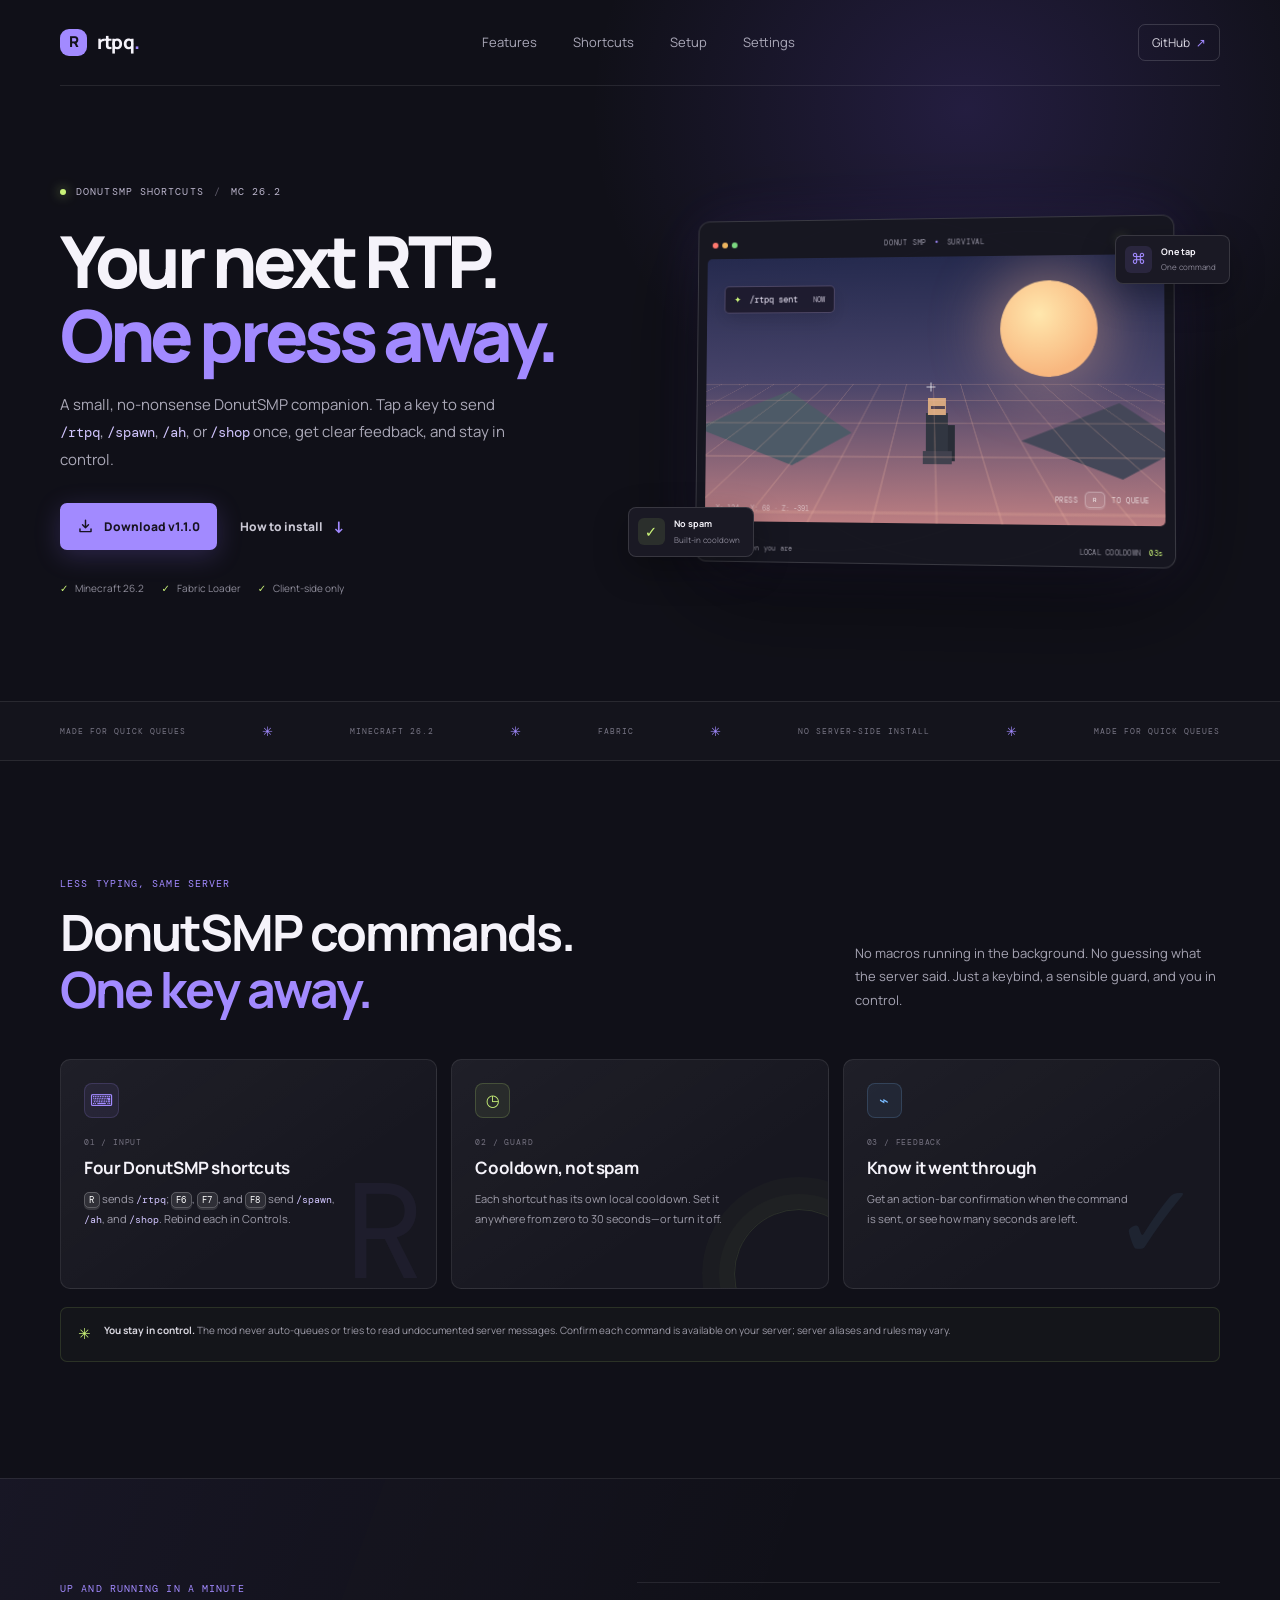
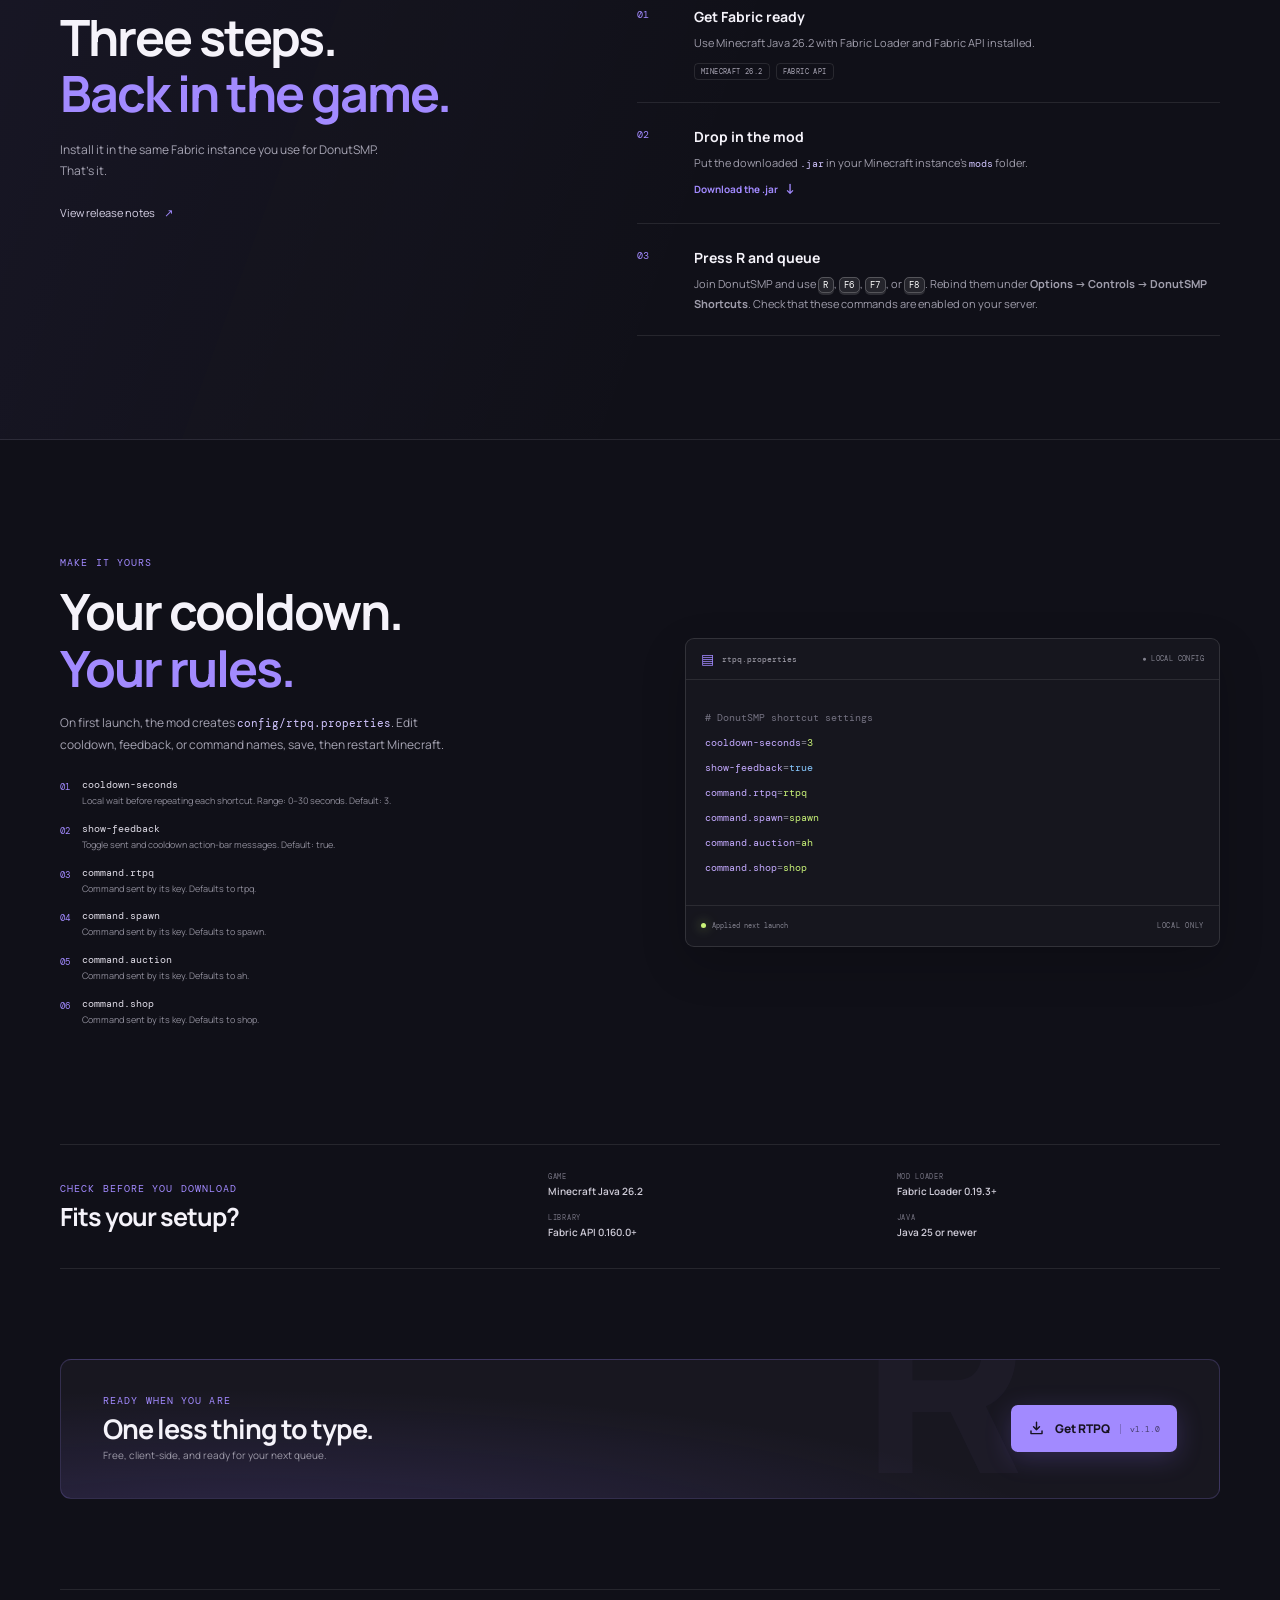
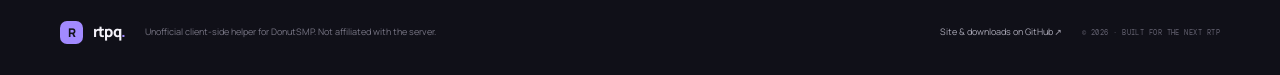
<file: site/index.html>
<!doctype html>
<html lang="en">
<head>
  <meta charset="utf-8">
  <meta name="viewport" content="width=device-width, initial-scale=1">
  <meta name="theme-color" content="#101018">
  <meta name="description" content="A tiny Fabric client mod for DonutSMP: press a key to send /rtpq once, with a configurable cooldown and clear feedback.">
  <title>DonutSMP RTPQ — Queue up with one press</title>
  <link rel="icon" href="favicon.svg" type="image/svg+xml">
  <link rel="preconnect" href="https://fonts.googleapis.com">
  <link rel="preconnect" href="https://fonts.gstatic.com" crossorigin>
  <link href="https://fonts.googleapis.com/css2?family=DM+Mono:wght@400;500&family=Manrope:wght@400;500;600;700;800&display=swap" rel="stylesheet">
  <link rel="stylesheet" href="styles.css">
</head>
<body>
  <div class="page-glow" aria-hidden="true"></div>
  <header class="topbar wrap">
    <a class="brand" href="#" aria-label="DonutSMP RTPQ home">
      <span class="brand-mark" aria-hidden="true">R</span>
      <span>rtpq<span class="brand-period">.</span></span>
    </a>
    <nav aria-label="Main navigation">
      <a href="#features">Features</a>
      <a href="shortcuts.html">Shortcuts</a>
      <a href="#setup">Setup</a>
      <a href="#settings">Settings</a>
    </nav>
    <a class="top-download" href="https://github.com/maxipaul0910-blip/donutsmp-rtpq-site/releases/tag/v1.1.0">GitHub <span aria-hidden="true">↗</span></a>
  </header>

  <main>
    <section class="hero wrap">
      <div class="hero-copy">
        <div class="eyebrow"><span class="status-dot"></span> DONUTSMP SHORTCUTS <span class="eyebrow-divider">/</span> MC 26.2</div>
        <h1>Your next RTP.<br><span>One press away.</span></h1>
        <p class="hero-lede">A small, no-nonsense DonutSMP companion. Tap a key to send <code>/rtpq</code>, <code>/spawn</code>, <code>/ah</code>, or <code>/shop</code> once, get clear feedback, and stay in control.</p>
        <div class="hero-actions">
          <a class="button button-primary" href="https://github.com/maxipaul0910-blip/donutsmp-rtpq-site/releases/download/v1.1.0/donutsmp-rtpq-mod-1.1.0.jar" download>
            <svg viewBox="0 0 20 20" aria-hidden="true"><path d="M10 2.5v9m0 0 3.5-3.5M10 11.5 6.5 8M3.5 13v3h13v-3"/></svg>
            Download v1.1.0
          </a>
          <a class="button button-quiet" href="#setup">How to install <span aria-hidden="true">↓</span></a>
        </div>
        <div class="hero-meta">
          <span><i class="meta-check">✓</i> Minecraft 26.2</span>
          <span><i class="meta-check">✓</i> Fabric Loader</span>
          <span><i class="meta-check">✓</i> Client-side only</span>
        </div>
      </div>

      <div class="preview-wrap" aria-label="Illustration of the mod's keybind and feedback">
        <div class="preview-orbit orbit-one"></div>
        <div class="preview-orbit orbit-two"></div>
        <div class="preview-card">
          <div class="window-bar"><div class="window-dots"><i></i><i></i><i></i></div><span>DONUT SMP <b>•</b> SURVIVAL</span><span class="window-online"><i></i> ONLINE</span></div>
          <div class="game-scene">
            <div class="scene-sun"></div>
            <div class="scene-grid"></div>
            <div class="scene-land land-back"></div>
            <div class="scene-land land-front"></div>
            <div class="scene-player"><span></span></div>
            <div class="scene-crosshair"></div>
            <div class="command-toast"><span class="toast-spark">✦</span><span>/rtpq sent</span><i>NOW</i></div>
            <div class="key-hint"><span>PRESS</span><kbd>R</kbd><span>TO QUEUE</span></div>
            <div class="scene-coords">X: 124 · Y: 68 · Z: -391</div>
          </div>
          <div class="preview-footer"><span><i></i> Ready when you are</span><span>LOCAL COOLDOWN <b>03s</b></span></div>
        </div>
        <div class="float-chip chip-top"><span class="chip-icon">⌘</span><span><b>One tap</b><small>One command</small></span></div>
        <div class="float-chip chip-bottom"><span class="chip-icon chip-green">✓</span><span><b>No spam</b><small>Built-in cooldown</small></span></div>
      </div>
    </section>

    <section class="ticker" aria-label="Mod compatibility">
      <div class="ticker-inner wrap">
        <span>MADE FOR QUICK QUEUES</span><i>✳</i><span>MINECRAFT 26.2</span><i>✳</i><span>FABRIC</span><i>✳</i><span>NO SERVER-SIDE INSTALL</span><i>✳</i><span>MADE FOR QUICK QUEUES</span>
      </div>
    </section>

    <section class="section wrap" id="features">
      <div class="section-heading">
        <div><div class="section-kicker">LESS TYPING, SAME SERVER</div><h2>DonutSMP commands.<br><span>One key away.</span></h2></div>
        <p>No macros running in the background. No guessing what the server said. Just a keybind, a sensible guard, and you in control.</p>
      </div>
      <div class="feature-grid">
        <article class="feature-card feature-violet"><div class="feature-icon">⌨</div><div class="feature-number">01 / INPUT</div><h3>Four DonutSMP shortcuts</h3><p><kbd>R</kbd> sends <code>/rtpq</code>; <kbd>F6</kbd>, <kbd>F7</kbd>, and <kbd>F8</kbd> send <code>/spawn</code>, <code>/ah</code>, and <code>/shop</code>. Rebind each in Controls.</p><div class="feature-decoration key-decoration">R</div></article>
        <article class="feature-card feature-lime"><div class="feature-icon">◷</div><div class="feature-number">02 / GUARD</div><h3>Cooldown, not spam</h3><p>Each shortcut has its own local cooldown. Set it anywhere from zero to 30 seconds—or turn it off.</p><div class="feature-decoration ring-decoration"></div></article>
        <article class="feature-card feature-blue"><div class="feature-icon">⌁</div><div class="feature-number">03 / FEEDBACK</div><h3>Know it went through</h3><p>Get an action-bar confirmation when the command is sent, or see how many seconds are left.</p><div class="feature-decoration check-decoration">✓</div></article>
      </div>
      <div class="honesty-note"><span>✳</span><p><b>You stay in control.</b> The mod never auto-queues or tries to read undocumented server messages. Confirm each command is available on your server; server aliases and rules may vary.</p></div>
    </section>

    <section class="setup-section" id="setup">
      <div class="wrap setup-layout">
        <div class="setup-intro"><div class="section-kicker">UP AND RUNNING IN A MINUTE</div><h2>Three steps.<br><span>Back in the game.</span></h2><p>Install it in the same Fabric instance you use for DonutSMP. That's it.</p><a class="text-link" href="https://github.com/maxipaul0910-blip/donutsmp-rtpq-site/releases/tag/v1.1.0">View release notes <span>↗</span></a></div>
        <div class="steps">
          <article class="step"><div class="step-index">01</div><div><h3>Get Fabric ready</h3><p>Use Minecraft Java 26.2 with Fabric Loader and Fabric API installed.</p><div class="tag-row"><span>MINECRAFT 26.2</span><span>FABRIC API</span></div></div></article>
          <article class="step"><div class="step-index">02</div><div><h3>Drop in the mod</h3><p>Put the downloaded <code>.jar</code> in your Minecraft instance’s <code>mods</code> folder.</p><a class="inline-download" href="https://github.com/maxipaul0910-blip/donutsmp-rtpq-site/releases/download/v1.1.0/donutsmp-rtpq-mod-1.1.0.jar" download>Download the .jar <span>↓</span></a></div></article>
          <article class="step"><div class="step-index">03</div><div><h3>Press R and queue</h3><p>Join DonutSMP and use <kbd>R</kbd>, <kbd>F6</kbd>, <kbd>F7</kbd>, or <kbd>F8</kbd>. Rebind them under <b>Options → Controls → DonutSMP Shortcuts</b>. Check that these commands are enabled on your server.</p></div></article>
        </div>
      </div>
    </section>

    <section class="section settings-section wrap" id="settings">
      <div class="settings-copy"><div class="section-kicker">MAKE IT YOURS</div><h2>Your cooldown.<br><span>Your rules.</span></h2><p>On first launch, the mod creates <code>config/rtpq.properties</code>. Edit cooldown, feedback, or command names, save, then restart Minecraft.</p><div class="setting-list"><div><span class="setting-bullet">01</span><span><b>cooldown-seconds</b><small>Local wait before repeating each shortcut. Range: 0–30 seconds. Default: 3.</small></span></div><div><span class="setting-bullet">02</span><span><b>show-feedback</b><small>Toggle sent and cooldown action-bar messages. Default: true.</small></span></div><div><span class="setting-bullet">03</span><span><b>command.rtpq</b><small>Command sent by its key. Defaults to rtpq.</small></span></div><div><span class="setting-bullet">04</span><span><b>command.spawn</b><small>Command sent by its key. Defaults to spawn.</small></span></div><div><span class="setting-bullet">05</span><span><b>command.auction</b><small>Command sent by its key. Defaults to ah.</small></span></div><div><span class="setting-bullet">06</span><span><b>command.shop</b><small>Command sent by its key. Defaults to shop.</small></span></div></div></div>
      <div class="config-window"><div class="config-head"><div><span class="config-file-icon">▤</span><span>rtpq.properties</span></div><span class="config-dot">● LOCAL CONFIG</span></div><div class="code-block" aria-label="Example configuration"><span class="code-comment"># DonutSMP shortcut settings</span><br><span class="code-key">cooldown-seconds</span><span class="code-eq">=</span><span class="code-value">3</span><br><span class="code-key">show-feedback</span><span class="code-eq">=</span><span class="code-bool">true</span><br><span class="code-key">command.rtpq</span><span class="code-eq">=</span><span class="code-value">rtpq</span><br><span class="code-key">command.spawn</span><span class="code-eq">=</span><span class="code-value">spawn</span><br><span class="code-key">command.auction</span><span class="code-eq">=</span><span class="code-value">ah</span><br><span class="code-key">command.shop</span><span class="code-eq">=</span><span class="code-value">shop</span></div><div class="config-foot"><span><i></i> Applied next launch</span><span>LOCAL ONLY</span></div></div>
    </section>

    <section class="requirements wrap">
      <div class="requirements-title"><div class="section-kicker">CHECK BEFORE YOU DOWNLOAD</div><h2>Fits your setup?</h2></div>
      <div class="requirement-grid"><div><span>GAME</span><b>Minecraft Java 26.2</b></div><div><span>MOD LOADER</span><b>Fabric Loader 0.19.3+</b></div><div><span>LIBRARY</span><b>Fabric API 0.160.0+</b></div><div><span>JAVA</span><b>Java 25 or newer</b></div></div>
    </section>

    <section class="final-cta wrap">
      <div class="cta-decoration" aria-hidden="true">R</div>
      <div><div class="section-kicker">READY WHEN YOU ARE</div><h2>One less thing to type.</h2><p>Free, client-side, and ready for your next queue.</p></div>
      <a class="button button-primary" href="https://github.com/maxipaul0910-blip/donutsmp-rtpq-site/releases/download/v1.1.0/donutsmp-rtpq-mod-1.1.0.jar" download><svg viewBox="0 0 20 20" aria-hidden="true"><path d="M10 2.5v9m0 0 3.5-3.5M10 11.5 6.5 8M3.5 13v3h13v-3"/></svg>Get RTPQ <span class="version-pill">v1.1.0</span></a>
    </section>
  </main>

  <footer class="footer wrap"><a class="brand" href="#"><span class="brand-mark" aria-hidden="true">R</span><span>rtpq<span class="brand-period">.</span></span></a><p>Unofficial client-side helper for DonutSMP. Not affiliated with the server.</p><a href="https://github.com/maxipaul0910-blip/donutsmp-rtpq-site">Site &amp; downloads on GitHub ↗</a><span class="footer-copy">© 2026 · BUILT FOR THE NEXT RTP</span></footer>
</body>
</html>
</file>
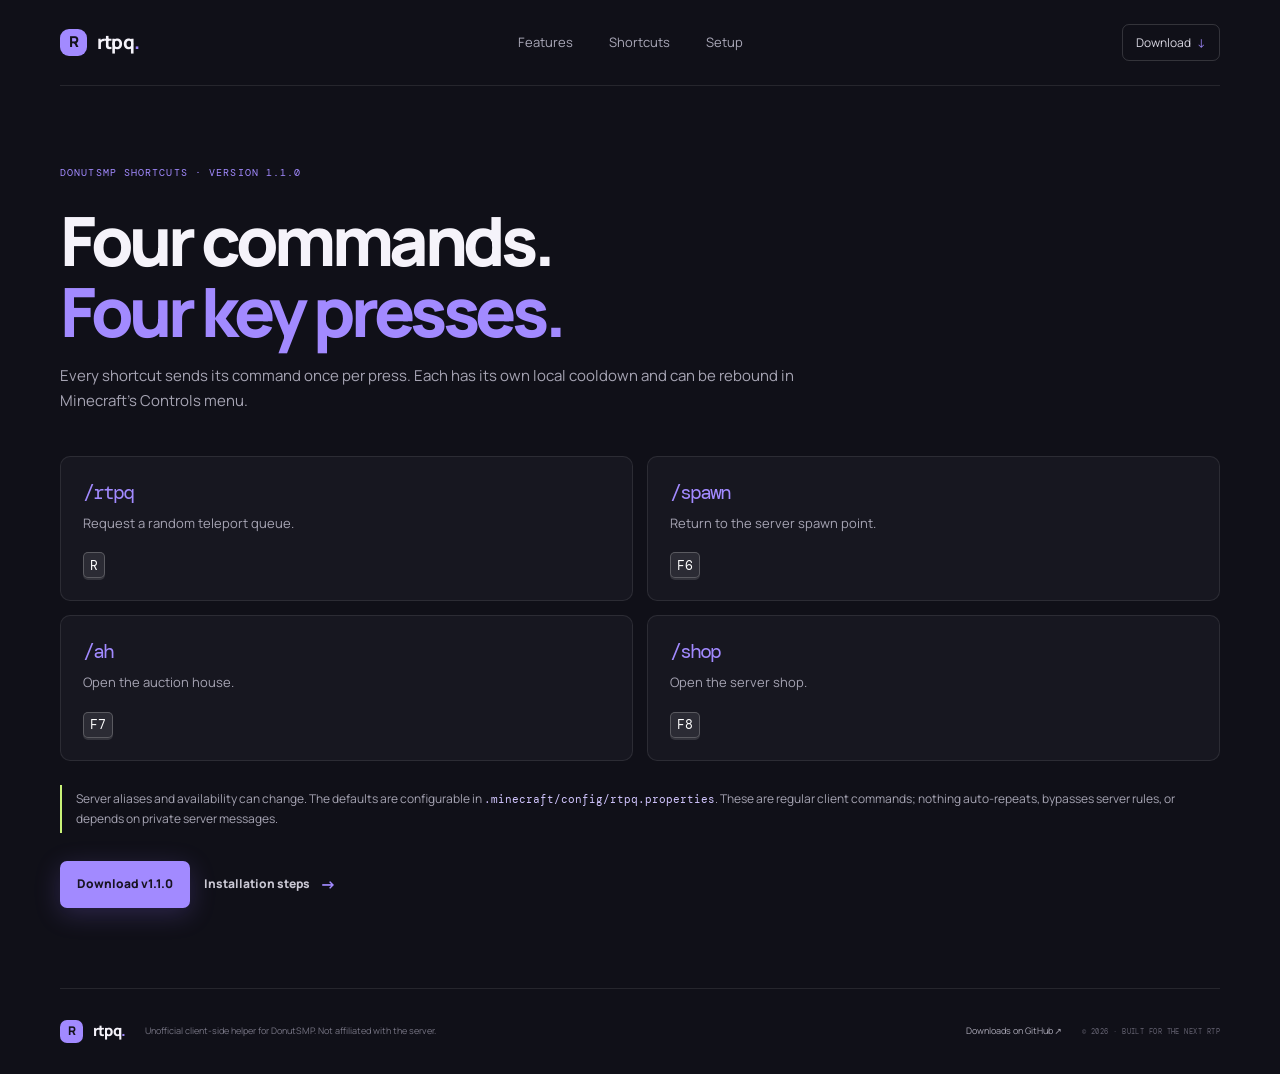
<file: site/shortcuts.html>
<!doctype html>
<html lang="en">
<head>
  <meta charset="utf-8">
  <meta name="viewport" content="width=device-width, initial-scale=1">
  <meta name="theme-color" content="#101018">
  <meta name="description" content="DonutSMP Shortcuts: one-press keybinds for RTP queue, spawn, auction house, and shop.">
  <title>DonutSMP Shortcuts — Commands &amp; setup</title>
  <link rel="icon" href="favicon.svg" type="image/svg+xml">
  <link rel="preconnect" href="https://fonts.googleapis.com">
  <link rel="preconnect" href="https://fonts.gstatic.com" crossorigin>
  <link href="https://fonts.googleapis.com/css2?family=DM+Mono:wght@400;500&family=Manrope:wght@400;500;600;700;800&display=swap" rel="stylesheet">
  <link rel="stylesheet" href="styles.css">
  <style>
    .shortcut-page { min-height: 75vh; padding-block: 80px; }
    .shortcut-intro { max-width: 760px; margin-bottom: 42px; }
    .shortcut-intro h1 { font-size: clamp(42px, 6vw, 68px); }
    .shortcut-intro p, .shortcut-note { color: var(--muted); }
    .shortcut-list { display: grid; grid-template-columns: repeat(2, minmax(0, 1fr)); gap: 14px; }
    .shortcut-item { border: 1px solid var(--line); border-radius: 10px; padding: 22px; background: var(--panel); }
    .shortcut-item h2 { margin: 0 0 8px; font: 20px var(--mono); color: var(--violet); }
    .shortcut-item p { margin: 0; color: var(--muted); font-size: 13px; }
    .shortcut-key { display: inline-block; margin-top: 18px; }
    .shortcut-note { margin-top: 24px; border-left: 2px solid var(--lime); padding: 4px 0 4px 14px; font-size: 12px; }
    .shortcut-actions { display: flex; gap: 14px; flex-wrap: wrap; margin-top: 28px; }
    @media (max-width: 600px) { .shortcut-list { grid-template-columns: 1fr; } .shortcut-page { padding-block: 55px; } }
  </style>
</head>
<body>
  <header class="topbar wrap">
    <a class="brand" href="index.html" aria-label="DonutSMP Shortcuts home"><span class="brand-mark" aria-hidden="true">R</span><span>rtpq<span class="brand-period">.</span></span></a>
    <nav aria-label="Main navigation"><a href="index.html#features">Features</a><a href="shortcuts.html" aria-current="page">Shortcuts</a><a href="index.html#setup">Setup</a></nav>
    <a class="top-download" href="https://github.com/maxipaul0910-blip/donutsmp-rtpq-site/releases/download/v1.1.0/donutsmp-rtpq-mod-1.1.0.jar">Download <span aria-hidden="true">↓</span></a>
  </header>
  <main class="wrap shortcut-page">
    <div class="shortcut-intro">
      <div class="section-kicker">DONUTSMP SHORTCUTS · VERSION 1.1.0</div>
      <h1>Four commands.<br><span>Four key presses.</span></h1>
      <p>Every shortcut sends its command once per press. Each has its own local cooldown and can be rebound in Minecraft’s Controls menu.</p>
    </div>
    <section class="shortcut-list" aria-label="Default DonutSMP commands">
      <article class="shortcut-item"><h2>/rtpq</h2><p>Request a random teleport queue.</p><kbd class="shortcut-key">R</kbd></article>
      <article class="shortcut-item"><h2>/spawn</h2><p>Return to the server spawn point.</p><kbd class="shortcut-key">F6</kbd></article>
      <article class="shortcut-item"><h2>/ah</h2><p>Open the auction house.</p><kbd class="shortcut-key">F7</kbd></article>
      <article class="shortcut-item"><h2>/shop</h2><p>Open the server shop.</p><kbd class="shortcut-key">F8</kbd></article>
    </section>
    <p class="shortcut-note">Server aliases and availability can change. The defaults are configurable in <code>.minecraft/config/rtpq.properties</code>. These are regular client commands; nothing auto-repeats, bypasses server rules, or depends on private server messages.</p>
    <div class="shortcut-actions"><a class="button button-primary" href="https://github.com/maxipaul0910-blip/donutsmp-rtpq-site/releases/download/v1.1.0/donutsmp-rtpq-mod-1.1.0.jar" download>Download v1.1.0</a><a class="button button-quiet" href="index.html#setup">Installation steps <span aria-hidden="true">→</span></a></div>
  </main>
  <footer class="footer wrap"><a class="brand" href="index.html"><span class="brand-mark" aria-hidden="true">R</span><span>rtpq<span class="brand-period">.</span></span></a><p>Unofficial client-side helper for DonutSMP. Not affiliated with the server.</p><a href="https://github.com/maxipaul0910-blip/donutsmp-rtpq-site">Downloads on GitHub ↗</a><span class="footer-copy">© 2026 · BUILT FOR THE NEXT RTP</span></footer>
</body>
</html>
</file>
<file: site/styles.css>
:root {
  color-scheme: dark;
  --bg: #101018;
  --panel: #171720;
  --panel-soft: #1b1b26;
  --text: #f5f3fa;
  --muted: #a6a4b3;
  --dim: #777584;
  --line: rgba(255, 255, 255, .09);
  --violet: #a28aff;
  --lime: #c9f278;
  --blue: #79bbff;
  --mono: "DM Mono", "SFMono-Regular", Consolas, monospace;
  --sans: "Manrope", Inter, ui-sans-serif, system-ui, sans-serif;
}

* { box-sizing: border-box; }
html { scroll-behavior: smooth; }
body { margin: 0; background: var(--bg); color: var(--text); font-family: var(--sans); font-size: 15px; line-height: 1.65; overflow-x: hidden; }
a { color: inherit; text-decoration: none; }
code, kbd { font-family: var(--mono); }
code { color: #d2c6ff; font-size: .92em; }
kbd { border: 1px solid rgba(255,255,255,.22); background: rgba(255,255,255,.09); color: white; padding: .12em .48em; border-radius: 5px; box-shadow: 0 2px 0 rgba(255,255,255,.12); font-size: .85em; }
.wrap { width: min(1160px, calc(100% - 56px)); margin-inline: auto; }
.page-glow { position: absolute; z-index: -1; width: 780px; height: 720px; top: -250px; left: 45%; background: radial-gradient(ellipse, rgba(120, 86, 235, .19), transparent 68%); pointer-events: none; }

.topbar { height: 86px; display: flex; align-items: center; justify-content: space-between; border-bottom: 1px solid var(--line); }
.brand { display: inline-flex; align-items: center; gap: 10px; font-size: 19px; font-weight: 800; letter-spacing: -.8px; }
.brand-mark { width: 27px; height: 27px; display: grid; place-items: center; border-radius: 9px; color: #13121a; background: var(--violet); font-size: 15px; font-weight: 800; }
.brand-period { color: var(--violet); }
.topbar nav { display: flex; align-items: center; gap: 36px; color: #aaa8b8; font-size: 13px; }
.topbar nav a:hover, .footer>a:hover { color: white; }
.top-download { color: #d9d7e2; font-size: 12px; border: 1px solid rgba(255,255,255,.15); border-radius: 7px; padding: 8px 13px; }
.top-download span { color: var(--violet); margin-left: 4px; }

.hero { position: relative; min-height: 615px; display: grid; grid-template-columns: 1fr 1.08fr; align-items: center; gap: 46px; padding-block: 72px 78px; }
.hero-copy { position: relative; z-index: 1; }
.eyebrow, .section-kicker { color: var(--violet); font: 10px/1.4 var(--mono); letter-spacing: 1.1px; }
.eyebrow { display: flex; align-items: center; gap: 10px; color: #b9b3ca; }
.status-dot, .window-online i, .preview-footer i, .config-foot i { display: inline-block; width: 6px; height: 6px; border-radius: 50%; background: var(--lime); box-shadow: 0 0 12px rgba(201,242,120,.7); }
.eyebrow-divider { color: #5d5968; }
h1, h2, h3, p { margin-top: 0; }
h1 { margin: 25px 0 18px; font-size: clamp(48px, 5.6vw, 72px); line-height: 1.04; letter-spacing: -4.4px; font-weight: 800; }
h1 span, h2 span { color: var(--violet); }
.hero-lede { max-width: 455px; color: #aaa8b7; font-size: 15px; line-height: 1.85; }
.hero-actions { display: flex; align-items: center; gap: 23px; margin-top: 29px; }
.button { min-height: 47px; display: inline-flex; align-items: center; justify-content: center; gap: 10px; border-radius: 7px; padding: 0 17px; font-size: 12px; font-weight: 800; transition: transform .18s ease, background .18s ease; }
.button:hover { transform: translateY(-2px); }
.button svg { width: 17px; height: 17px; fill: none; stroke: currentColor; stroke-width: 1.7; stroke-linecap: round; stroke-linejoin: round; }
.button-primary { color: #171321; background: var(--violet); box-shadow: 0 6px 26px rgba(144,113,255,.22); }
.button-primary:hover { background: #b3a1ff; }
.button-quiet { color: #cac8d4; padding-inline: 0; }
.button-quiet span { color: var(--violet); font-size: 16px; }
.hero-meta { display: flex; flex-wrap: wrap; gap: 17px; margin-top: 30px; color: #8e8c9a; font-size: 10px; }
.meta-check { color: var(--lime); font-style: normal; margin-right: 5px; }

.preview-wrap { min-height: 400px; position: relative; display: grid; place-items: center; }
.preview-orbit { position: absolute; border: 1px solid rgba(162,138,255,.12); border-radius: 50%; transform: rotate(-25deg); }
.orbit-one { width: 490px; height: 270px; }
.orbit-two { width: 425px; height: 330px; transform: rotate(22deg); border-color: rgba(162,138,255,.08); }
.preview-card { width: min(480px, 100%); position: relative; z-index: 1; border: 1px solid rgba(255,255,255,.15); border-radius: 12px; padding: 9px; background: rgba(23,23,32,.94); box-shadow: 0 25px 100px rgba(0,0,0,.52), 0 0 60px rgba(135,102,255,.12); transform: perspective(1000px) rotateY(-5deg) rotateX(2deg); }
.window-bar { height: 29px; display: flex; align-items: center; justify-content: space-between; color: #9997a6; font: 7px var(--mono); letter-spacing: .8px; padding-inline: 5px; }
.window-dots { display: flex; gap: 4px; }.window-dots i { width: 6px; height: 6px; border-radius: 50%; background: #ff786e; }.window-dots i:nth-child(2) { background: #eeb55e; }.window-dots i:nth-child(3) { background: #7bd880; }
.window-bar>span:nth-child(2) { margin-left: 19px; }.window-bar b { color: var(--violet); padding-inline: 3px; }
.window-online { display: flex; gap: 5px; align-items: center; }.window-online i { width: 5px; height: 5px; }
.game-scene { height: 267px; overflow: hidden; position: relative; background: linear-gradient(180deg, #252a4e 0%, #464369 46%, #bc7e82 100%); border-radius: 5px; }
.scene-sun { position: absolute; width: 96px; height: 96px; border-radius: 50%; top: 25px; right: 65px; background: radial-gradient(circle at 40% 35%, #ffe7ad, #f8b77f 70%); box-shadow: 0 0 55px 15px rgba(251,185,151,.35); }
.scene-grid { position: absolute; z-index: 1; width: 140%; height: 80%; left: -20%; bottom: -28%; transform: perspective(130px) rotateX(53deg); transform-origin: center top; background-image: linear-gradient(rgba(242,183,160,.2) 1px, transparent 1px), linear-gradient(90deg, rgba(242,183,160,.2) 1px, transparent 1px); background-size: 27px 23px; }
.scene-land { position: absolute; bottom: 45px; width: 160px; height: 75px; clip-path: polygon(0 50%, 60% 0, 100% 56%, 62% 100%); }
.land-back { background: #4d5a67; left: -10px; bottom: 57px; }.land-front { background: #444758; right: -20px; }
.scene-player { position: absolute; z-index: 2; left: 49%; bottom: 70px; width: 22px; height: 40px; background: #313641; box-shadow: 9px 10px 0 -2px #292d37; }
.scene-player:before { content: ""; position: absolute; left: 2px; top: -15px; width: 18px; height: 17px; background: #d7a87f; }.scene-player:after { content: ""; position: absolute; left: -3px; bottom: -11px; width: 29px; height: 13px; background: #41414e; }
.scene-player span { position: absolute; z-index: 1; width: 14px; height: 3px; left: 5px; top: -7px; background: #524452; }
.scene-crosshair { position: absolute; z-index: 3; left: 50%; top: 49%; width: 9px; height: 9px; transform: translate(-50%,-50%); }.scene-crosshair:before,.scene-crosshair:after { content:""; position:absolute; background:rgba(255,255,255,.72); }.scene-crosshair:before { width:1px;height:9px;left:4px; }.scene-crosshair:after { width:9px;height:1px;top:4px; }
.command-toast { position: absolute; z-index: 4; top: 28px; left: 18px; display: flex; align-items: center; gap: 8px; border: 1px solid rgba(210,193,255,.26); border-radius: 5px; padding: 7px 9px; color: #f4efff; background: rgba(26,22,39,.82); font: 9px var(--mono); box-shadow: 0 6px 20px rgba(0,0,0,.14); }
.toast-spark { color: var(--lime); }.command-toast i { color: #c1bccd; font: 7px var(--mono); margin-left: 8px; }
.key-hint { position: absolute; z-index: 4; right: 15px; bottom: 17px; display: flex; align-items: center; gap: 6px; color: rgba(255,255,255,.72); font: 7px var(--mono); letter-spacing: .6px; }
.key-hint kbd { padding: 3px 7px; color: white; border-color: rgba(255,255,255,.3); }
.scene-coords { position: absolute; z-index: 3; left: 11px; bottom: 9px; color: rgba(255,255,255,.48); font: 7px var(--mono); }
.preview-footer { height: 31px; display: flex; align-items: end; justify-content: space-between; padding: 0 3px 0; color: #8d8b99; font: 7px var(--mono); letter-spacing: .25px; }
.preview-footer span:first-child { display: flex; align-items: center; gap: 6px; }.preview-footer i { width: 5px; height: 5px; }.preview-footer b { color: var(--lime); margin-left: 4px; font-weight: 400; }
.float-chip { position: absolute; z-index: 2; display: flex; align-items: center; gap: 9px; border: 1px solid rgba(255,255,255,.13); border-radius: 8px; padding: 9px 13px 9px 9px; background: #1a1924; box-shadow: 0 12px 35px rgba(0,0,0,.3); }
.chip-top { top: 44px; right: -10px; }.chip-bottom { bottom: 34px; left: -14px; }
.chip-icon { width: 27px; height: 27px; display: grid; place-items: center; border-radius: 6px; color: var(--violet); background: rgba(162,138,255,.12); font-size: 15px; }
.chip-green { color: var(--lime); background: rgba(201,242,120,.1); }.float-chip b,.float-chip small { display: block; }.float-chip b { font-size: 9px; }.float-chip small { margin-top: 1px; color: #8c8998; font-size: 8px; }

.ticker { overflow: hidden; border-top: 1px solid var(--line); border-bottom: 1px solid var(--line); background: rgba(255,255,255,.015); }
.ticker-inner { display: flex; align-items: center; justify-content: space-between; gap: 20px; min-height: 58px; white-space: nowrap; color: #777584; font: 8px var(--mono); letter-spacing: 1px; }
.ticker-inner i { color: var(--violet); font-style: normal; font-size: 13px; }

.section { padding-block: 116px; }
.section-heading { display: flex; align-items: end; justify-content: space-between; gap: 50px; margin-bottom: 42px; }
h2 { margin: 13px 0 0; font-size: clamp(34px, 4.2vw, 50px); line-height: 1.13; letter-spacing: -2px; }
.section-heading>p { max-width: 365px; margin-bottom: 5px; color: var(--muted); font-size: 13px; line-height: 1.8; }
.feature-grid { display: grid; grid-template-columns: repeat(3, 1fr); gap: 14px; }
.feature-card { position: relative; min-height: 230px; overflow: hidden; border: 1px solid var(--line); border-radius: 10px; padding: 23px; background: linear-gradient(145deg,rgba(255,255,255,.035),transparent 65%),var(--panel); }
.feature-icon { width: 35px; height: 35px; display: grid; place-items: center; border: 1px solid rgba(162,138,255,.18); border-radius: 8px; color: var(--violet); background: rgba(162,138,255,.08); font-size: 16px; }
.feature-lime .feature-icon { color: var(--lime); border-color: rgba(201,242,120,.18); background: rgba(201,242,120,.07); }
.feature-blue .feature-icon { color: var(--blue); border-color: rgba(121,187,255,.18); background: rgba(121,187,255,.07); }
.feature-number { margin-top: 19px; color: #757280; font: 8px var(--mono); letter-spacing: .8px; }
.feature-card h3 { position: relative; z-index: 1; margin: 7px 0 7px; font-size: 17px; letter-spacing: -.4px; }
.feature-card p { position: relative; z-index: 1; max-width: 270px; margin-bottom: 0; color: #9e9ca9; font-size: 11px; line-height: 1.8; }
.feature-decoration { position: absolute; pointer-events: none; }
.key-decoration { right: 11px; bottom: -32px; color: rgba(162,138,255,.055); font: 135px var(--mono); }
.ring-decoration { width: 130px; height: 130px; right: -36px; bottom: -51px; border: 1px solid rgba(201,242,120,.11); border-radius: 50%; box-shadow: 0 0 0 15px rgba(201,242,120,.025),0 0 0 32px rgba(201,242,120,.02); }
.check-decoration { right: 18px; bottom: -18px; color: rgba(121,187,255,.08); font-size: 105px; font-weight: 800; }
.honesty-note { display: flex; gap: 13px; align-items: start; margin-top: 18px; padding: 14px 17px; border: 1px solid rgba(201,242,120,.13); border-radius: 7px; background: rgba(201,242,120,.025); }
.honesty-note>span { color: var(--lime); }.honesty-note p { margin: 0; color: #9e9ca9; font-size: 10px; line-height: 1.7; }.honesty-note b { color: #d8d6df; }

.setup-section { border-block: 1px solid var(--line); background: linear-gradient(110deg,rgba(162,138,255,.055),transparent 56%); }
.setup-layout { display: grid; grid-template-columns: .9fr 1.1fr; gap: 100px; padding-block: 103px; }
.setup-intro h2 { margin-bottom: 17px; }.setup-intro>p { max-width: 320px; color: var(--muted); font-size: 12px; line-height: 1.8; }
.text-link { display: inline-flex; gap: 9px; margin-top: 10px; color: #d7d2e6; font-size: 11px; }.text-link span { color: var(--violet); }
.steps { border-top: 1px solid var(--line); }
.step { display: grid; grid-template-columns: 42px 1fr; gap: 15px; padding: 22px 0; border-bottom: 1px solid var(--line); }
.step-index { color: var(--violet); font: 10px var(--mono); padding-top: 3px; }
.step h3 { margin: 0 0 5px; font-size: 14px; }.step p { margin: 0; color: #a09eac; font-size: 11px; line-height: 1.8; }
.tag-row { display: flex; gap: 6px; margin-top: 10px; }.tag-row span { border: 1px solid rgba(255,255,255,.1); border-radius: 4px; padding: 3px 6px; color: #aaa7b6; font: 7px var(--mono); letter-spacing: .4px; }
.inline-download { display: inline-flex; gap: 7px; margin-top: 8px; color: var(--violet); font-size: 10px; font-weight: 700; }.inline-download span { font-size: 14px; line-height: 1; }

.settings-section { display: grid; grid-template-columns: 1fr 1fr; gap: 90px; align-items: center; }
.settings-copy>p { max-width: 390px; margin: 16px 0 22px; color: var(--muted); font-size: 12px; line-height: 1.8; }
.setting-list { display: grid; gap: 13px; }.setting-list>div { display: flex; align-items: start; gap: 12px; }.setting-bullet { color: var(--violet); font: 9px var(--mono); padding-top: 3px; }.setting-list b,.setting-list small { display: block; }.setting-list b { font: 10px var(--mono); color: #dfdce7; }.setting-list small { margin-top: 3px; color: #8f8d9a; font-size: 9px; }
.config-window { overflow: hidden; border: 1px solid rgba(255,255,255,.12); border-radius: 9px; background: #16161e; box-shadow: 0 17px 45px rgba(0,0,0,.19); }
.config-head,.config-foot { height: 41px; display: flex; justify-content: space-between; align-items: center; padding-inline: 15px; color: #aaa8b4; font: 8px var(--mono); }
.config-head { border-bottom: 1px solid var(--line); }.config-head>div { display: flex; align-items: center; gap: 8px; }.config-file-icon { color: var(--violet); font-size: 14px; }.config-dot { color: #81808d; font-size: 7px; letter-spacing: .4px; }
.code-block { padding: 25px 19px; color: #ccc9d5; font: 10px/2.5 var(--mono); }.code-comment { color: #737180; }.code-key { color: #c4aaff; }.code-eq { color: #8a8895; }.code-value { color: var(--lime); }.code-bool { color: #87c8ff; }
.config-foot { border-top: 1px solid var(--line); color: #81808d; font-size: 7px; }.config-foot span:first-child { display: flex; gap: 6px; align-items: center; }.config-foot i { width: 5px; height: 5px; }.config-foot span:last-child { letter-spacing: .7px; }

.requirements { display: grid; grid-template-columns: .8fr 1.2fr; gap: 40px; align-items: center; padding-block: 27px; border-block: 1px solid var(--line); }
.requirements h2 { font-size: 25px; letter-spacing: -1px; margin-top: 7px; }
.requirement-grid { display: grid; grid-template-columns: 1fr 1fr; gap: 14px 25px; }.requirement-grid div { display: grid; gap: 2px; }.requirement-grid span { color: #747280; font: 7px var(--mono); letter-spacing: .7px; }.requirement-grid b { color: #cfccd8; font-size: 10px; font-weight: 600; }

.final-cta { position: relative; overflow: hidden; display: flex; align-items: center; justify-content: space-between; gap: 30px; margin-block: 90px; border: 1px solid rgba(162,138,255,.2); border-radius: 11px; padding: 34px 42px; background: radial-gradient(ellipse at 15% 140%,rgba(143,112,255,.2),transparent 60%),#181720; }
.final-cta h2 { font-size: 27px; letter-spacing: -1px; margin: 6px 0 3px; }.final-cta p { margin: 0; color: #9c99a8; font-size: 10px; }.final-cta .button { position: relative; z-index: 1; white-space: nowrap; }
.cta-decoration { position: absolute; right: 190px; top: -108px; color: rgba(162,138,255,.035); font-size: 250px; font-weight: 800; line-height: 1; }
.version-pill { border-left: 1px solid rgba(20,19,27,.24); padding-left: 9px; color: rgba(20,19,27,.65); font: 8px var(--mono); }
.footer { min-height: 86px; display: flex; align-items: center; gap: 20px; border-top: 1px solid var(--line); }
.footer .brand { font-size: 15px; }.footer .brand-mark { width: 23px; height: 23px; border-radius: 7px; font-size: 12px; }.footer p { margin: 0 auto 0 0; color: #777584; font-size: 9px; }.footer>a:nth-last-of-type(1) { color: #aaa8b6; font-size: 9px; }.footer-copy { color: #646271; font: 7px var(--mono); letter-spacing: .45px; }

@media (max-width: 900px) {
  .hero { grid-template-columns: 1fr 1fr; gap: 20px; }.preview-wrap { transform: scale(.9); }.setup-layout { gap: 55px; }.settings-section { gap: 45px; }
  .ticker-inner { justify-content: center; }.ticker-inner span:last-child,.ticker-inner i:last-of-type { display: none; }
}
@media (max-width: 680px) {
  .wrap { width: min(100% - 36px, 520px); }.topbar { height: 70px; }.topbar nav { gap: 15px; font-size: 10px; }.topbar nav a:last-child { display: none; }.top-download { font-size: 10px; padding: 7px 9px; }
  .hero { display: block; padding-block: 61px 48px; }.hero-copy { max-width: 500px; }.hero h1 { font-size: clamp(47px, 11vw, 65px); letter-spacing: -3.5px; }.hero-lede { font-size: 13px; }.hero-meta { gap: 11px; font-size: 9px; }
  .preview-wrap { min-height: 350px; margin: 25px -7px 0; transform: none; }.preview-card { width: min(100%, 440px); transform: none; }.game-scene { height: 230px; }.orbit-one { width: 100%; }.orbit-two { width: 88%; }.chip-top { right: -2px; top: 17px; }.chip-bottom { left: 1px; bottom: 5px; }
  .ticker-inner { min-height: 51px; gap: 13px; font-size: 7px; }.ticker-inner span:nth-last-of-type(2),.ticker-inner i:nth-last-of-type(2) { display: none; }
  .section { padding-block: 77px; }.section-heading { display: block; margin-bottom: 29px; }.section-heading>p { margin: 17px 0 0; font-size: 12px; }.feature-grid { grid-template-columns: 1fr; gap: 10px; }.feature-card { min-height: 210px; }.honesty-note { padding: 12px; }
  .setup-layout { grid-template-columns: 1fr; gap: 37px; padding-block: 75px; }.setup-intro>p { margin-bottom: 12px; }
  .settings-section { grid-template-columns: 1fr; gap: 32px; }.config-window { max-width: 500px; width: 100%; }
  .requirements { grid-template-columns: 1fr; gap: 23px; padding-block: 27px; }.requirement-grid { gap: 13px; }
  .final-cta { align-items: start; flex-direction: column; margin-block: 65px; padding: 27px 23px; }.final-cta h2 { font-size: 24px; }.cta-decoration { right: -5px; top: -55px; font-size: 180px; }
  .footer { flex-wrap: wrap; gap: 11px 15px; padding-block: 19px; }.footer p { flex-basis: calc(100% - 100px); }.footer>a:nth-last-of-type(1) { margin-left: 38px; }.footer-copy { margin-left: auto; }
}
@media (prefers-reduced-motion: reduce) { html { scroll-behavior: auto; } *,*::before,*::after { transition-duration: .01ms !important; animation-duration: .01ms !important; } }
</file>
